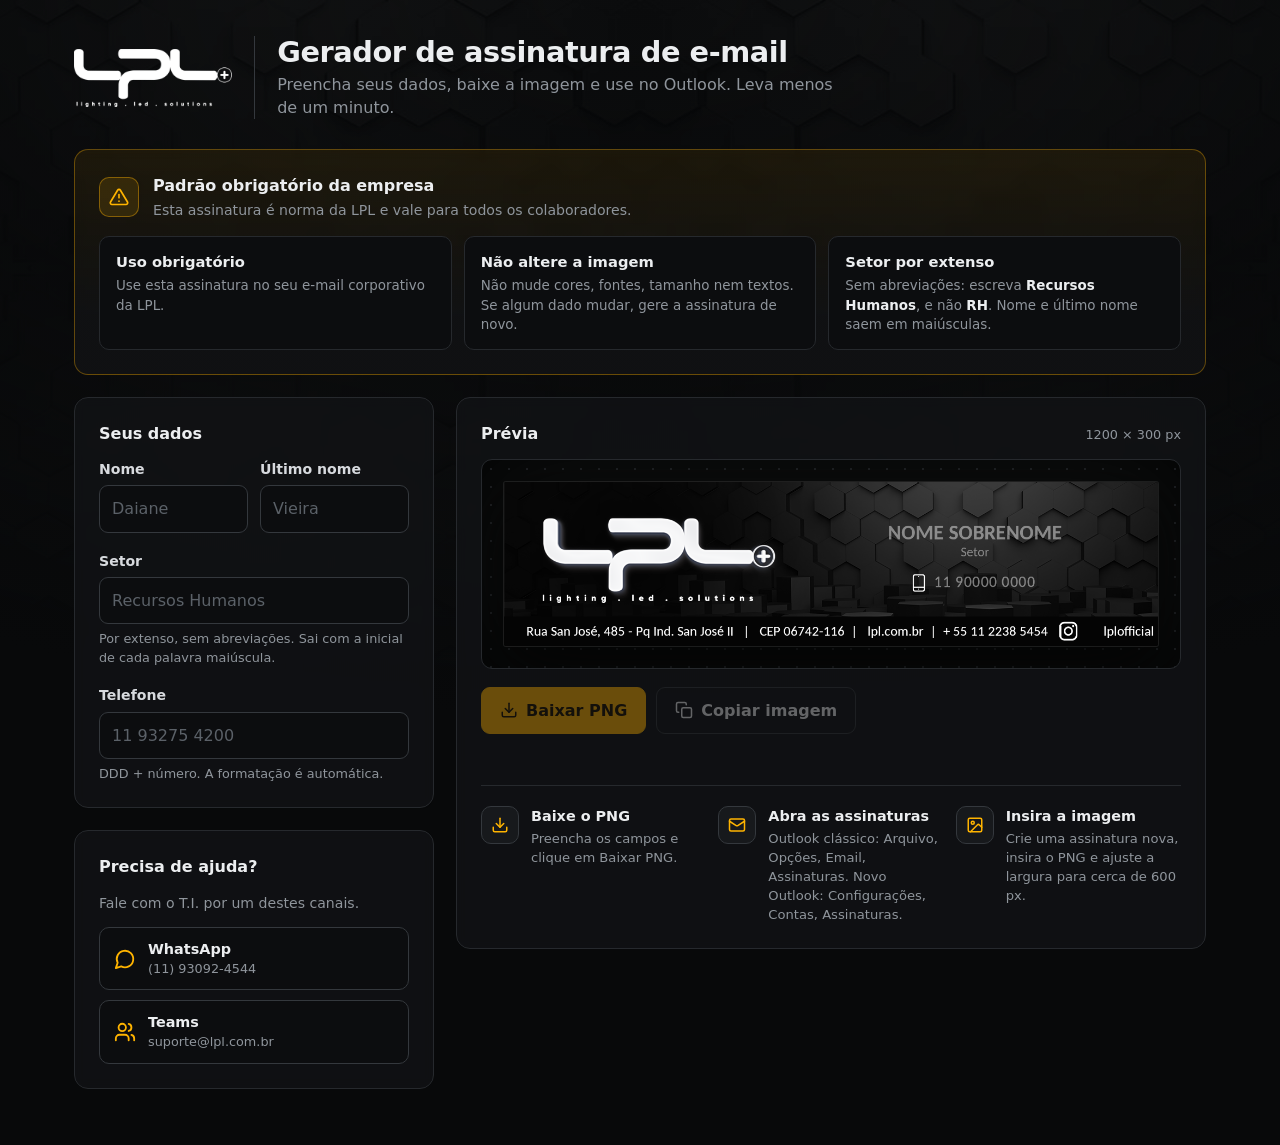
<file: index.html>
<!doctype html>
<html lang="pt-BR">
<head>
<meta charset="utf-8">
<meta name="viewport" content="width=device-width, initial-scale=1">
<meta name="color-scheme" content="dark">
<meta name="theme-color" content="#08090a">
<title>Gerador de assinatura LPL</title>
<style>
  /* Reserva da Calibri (mesmas medidas): só entra se o computador não tiver a Calibri */
  @font-face { font-family: "CarlitoEmb"; font-weight: 400; font-display: block;
    src: url([data-uri]) format("woff"); }
  @font-face { font-family: "CarlitoEmb"; font-weight: 700; font-display: block;
    src: url([data-uri]) format("woff"); }

  :root {
    --bg: #08090a;
    --panel: rgba(17, 18, 20, .9);
    --panel-2: #0c0d0f;
    --line: #26292d;
    --line-2: #34383d;
    --ink: #eceef0;
    --muted: #8f959c;
    --accent: #ffb400;
    --accent-ink: #1b1300;
    --danger: #ff8a80;
    --ui: "Segoe UI Variable Text", "Segoe UI", system-ui, -apple-system, Roboto, "Helvetica Neue", Arial, sans-serif;
  }
  * { box-sizing: border-box; }
  html { -webkit-text-size-adjust: 100%; background: var(--bg); }
  body {
    margin: 0;
    min-height: 100vh;
    background: var(--bg);
    color: var(--ink);
    font-family: var(--ui);
    line-height: 1.45;
  }
  /* Textura hexagonal do slide, bem discreta */
  body::before {
    content: ""; position: fixed; inset: 0; z-index: 0; pointer-events: none;
    background: url([data-uri]) center top / 1500px auto repeat;
    opacity: .2;
  }
  body::after {
    content: ""; position: fixed; inset: 0; z-index: 0; pointer-events: none;
    background: radial-gradient(110% 80% at 50% 0%, rgba(8,9,10,0) 0%, rgba(8,9,10,.6) 60%, var(--bg) 100%);
  }
  .wrap { position: relative; z-index: 1; max-width: 1180px; margin: 0 auto; padding: 36px 24px 56px; }

  header.top { display: flex; align-items: center; gap: 22px; margin-bottom: 30px; }
  header.top img { height: 58px; width: auto; flex: none; }
  header.top .sep { width: 1px; align-self: stretch; background: var(--line-2); }
  h1 { margin: 0 0 4px; font-size: clamp(1.35rem, 2.4vw, 1.8rem); letter-spacing: -0.015em; line-height: 1.15; font-weight: 650; }
  header.top p { margin: 0; color: var(--muted); max-width: 56ch; }
  @media (max-width: 620px) { header.top { flex-wrap: wrap; gap: 14px; } header.top .sep { display: none; } header.top img { height: 46px; } }

  .grid { display: grid; grid-template-columns: minmax(280px, 360px) minmax(0, 1fr); gap: 22px; align-items: start; }
  @media (max-width: 900px) { .grid { grid-template-columns: 1fr; } }
  .col { display: grid; gap: 22px; }

  .panel {
    background: var(--panel);
    border: 1px solid var(--line);
    border-radius: 14px;
    padding: 24px;
    backdrop-filter: blur(6px);
  }
  .panel h2 { margin: 0 0 14px; font-size: 1rem; font-weight: 650; }

  .field { margin-bottom: 18px; }
  .row { display: grid; grid-template-columns: 1fr 1fr; gap: 12px; }
  label { display: block; font-weight: 600; font-size: .88rem; margin-bottom: 6px; color: #d7dade; }
  input[type="text"], input[type="tel"] {
    width: 100%; font: inherit; color: var(--ink);
    background: var(--panel-2);
    border: 1.5px solid var(--line-2);
    border-radius: 9px; padding: 11px 12px;
    transition: border-color .12s, box-shadow .12s;
  }
  input::placeholder { color: #5b6168; }
  input:hover { border-color: #4a4f56; }
  input:focus { outline: none; border-color: var(--accent); box-shadow: 0 0 0 3px rgba(255,180,0,.22); }
  button:focus-visible, a.contact:focus-visible { outline: 3px solid var(--accent); outline-offset: 2px; }
  .hint { margin: 6px 0 0; font-size: .8rem; color: var(--muted); }
  .hint.err { color: var(--danger); }

  .preview-head { display: flex; justify-content: space-between; align-items: baseline; gap: 12px; margin-bottom: 14px; flex-wrap: wrap; }
  .preview-head h2 { margin: 0; }
  .preview-head span { font-size: .8rem; color: var(--muted); }
  .stage {
    background-color: #060707;
    background-image: radial-gradient(#1b1d20 1px, transparent 1.2px);
    background-size: 18px 18px;
    border: 1px solid var(--line);
    border-radius: 11px;
    padding: 22px;
    overflow: hidden;
  }
  canvas {
    display: block; width: 100%; height: auto;
    border-radius: 2px;
    box-shadow: 0 0 0 1px rgba(255,255,255,.09), 0 22px 60px rgba(0,0,0,.75), 0 0 90px rgba(255,255,255,.05);
  }
  .actions { display: flex; gap: 10px; flex-wrap: wrap; margin-top: 18px; }
  button {
    font: inherit; font-weight: 650; border-radius: 9px; padding: 11px 18px; cursor: pointer;
    display: inline-flex; align-items: center; gap: 8px;
  }
  .primary { background: var(--accent); color: var(--accent-ink); border: 1.5px solid var(--accent); }
  .primary:hover:not(:disabled) { background: #ffc533; border-color: #ffc533; }
  .ghost { background: transparent; color: var(--ink); border: 1.5px solid var(--line-2); }
  .ghost:hover:not(:disabled) { background: #1a1c1f; border-color: #4a4f56; }
  button:disabled { opacity: .38; cursor: not-allowed; }
  button svg, .step svg, a.contact svg { width: 18px; height: 18px; flex: none; fill: none; stroke: currentColor; stroke-width: 2; stroke-linecap: round; stroke-linejoin: round; }
  #status { margin: 12px 0 0; min-height: 1.4em; font-size: .86rem; color: var(--muted); }

  .steps { display: grid; grid-template-columns: repeat(3, minmax(0, 1fr)); gap: 12px; margin-top: 20px; padding-top: 20px; border-top: 1px solid var(--line); }
  @media (max-width: 700px) { .steps { grid-template-columns: 1fr; } }
  .step { display: flex; gap: 12px; align-items: flex-start; }
  .step .ico {
    width: 38px; height: 38px; flex: none; border-radius: 10px;
    display: grid; place-items: center;
    background: #17191c; border: 1px solid var(--line-2); color: var(--accent);
  }
  .step h3 { margin: 0 0 2px; font-size: .9rem; font-weight: 650; }
  .step p { margin: 0; font-size: .82rem; color: var(--muted); }

  .rules { margin-bottom: 22px; border-color: rgba(255,180,0,.34); background: linear-gradient(180deg, rgba(255,180,0,.08), rgba(17,18,20,.92) 75%); }
  .rules-head { display: flex; gap: 14px; align-items: center; margin-bottom: 16px; }
  .rules-head .ico { width: 40px; height: 40px; flex: none; border-radius: 10px; display: grid; place-items: center; background: rgba(255,180,0,.12); border: 1px solid rgba(255,180,0,.4); color: var(--accent); }
  .rules-head .ico svg { width: 20px; height: 20px; fill: none; stroke: currentColor; stroke-width: 2; stroke-linecap: round; stroke-linejoin: round; }
  .rules-head h2 { margin: 0 0 2px; }
  .rules-head p { margin: 0; color: var(--muted); font-size: .88rem; }
  .rules-list { display: grid; grid-template-columns: repeat(3, minmax(0, 1fr)); gap: 12px; }
  @media (max-width: 820px) { .rules-list { grid-template-columns: 1fr; } }
  .rule { background: var(--panel-2); border: 1px solid var(--line); border-radius: 10px; padding: 14px 16px; }
  .rule h3 { margin: 0 0 4px; font-size: .92rem; font-weight: 650; }
  .rule p { margin: 0; font-size: .84rem; color: var(--muted); }
  .rule p b { color: var(--ink); font-weight: 600; }

  .help p { margin: 0 0 14px; color: var(--muted); font-size: .88rem; }
  .contacts { display: grid; gap: 10px; }
  a.contact {
    display: flex; align-items: center; gap: 12px; text-decoration: none; color: var(--ink);
    background: var(--panel-2); border: 1px solid var(--line-2); border-radius: 10px; padding: 11px 14px;
    transition: border-color .12s, background .12s;
  }
  a.contact:hover { background: #17191c; border-color: #4a4f56; }
  a.contact svg { color: var(--accent); width: 22px; height: 22px; }
  a.contact b { display: block; font-size: .9rem; }
  a.contact span { display: block; font-size: .8rem; color: var(--muted); overflow-wrap: anywhere; }

  [hidden] { display: none !important; }
  @media (prefers-reduced-motion: reduce) { * { transition: none !important; } }
</style>
</head>
<body>
<div class="wrap">
  <header class="top">
    <img src="[data-uri]" alt="LPL lighting led solutions">
    <div class="sep" aria-hidden="true"></div>
    <div>
      <h1>Gerador de assinatura de e-mail</h1>
      <p>Preencha seus dados, baixe a imagem e use no Outlook. Leva menos de um minuto.</p>
    </div>
  </header>

  <section class="panel rules" aria-labelledby="rulesTitle">
    <div class="rules-head">
      <div class="ico"><svg viewBox="0 0 24 24" aria-hidden="true"><path d="M10.29 3.86 1.82 18a2 2 0 0 0 1.71 3h16.94a2 2 0 0 0 1.71-3L13.71 3.86a2 2 0 0 0-3.42 0Z"/><line x1="12" y1="9" x2="12" y2="13"/><line x1="12" y1="17" x2="12.01" y2="17"/></svg></div>
      <div>
        <h2 id="rulesTitle">Padrão obrigatório da empresa</h2>
        <p>Esta assinatura é norma da LPL e vale para todos os colaboradores.</p>
      </div>
    </div>
    <div class="rules-list">
      <div class="rule"><h3>Uso obrigatório</h3><p>Use esta assinatura no seu e-mail corporativo da LPL.</p></div>
      <div class="rule"><h3>Não altere a imagem</h3><p>Não mude cores, fontes, tamanho nem textos. Se algum dado mudar, gere a assinatura de novo.</p></div>
      <div class="rule"><h3>Setor por extenso</h3><p>Sem abreviações: escreva <b>Recursos Humanos</b>, e não <b>RH</b>. Nome e último nome saem em maiúsculas.</p></div>
    </div>
  </section>

  <div class="grid">
    <div class="col">
      <section class="panel" aria-label="Seus dados">
        <h2>Seus dados</h2>
        <form id="form" autocomplete="off" novalidate>
          <div class="row field">
            <div>
              <label for="nome">Nome</label>
              <input id="nome" type="text" maxlength="30" autocapitalize="words" placeholder="Daiane">
            </div>
            <div>
              <label for="sobrenome">Último nome</label>
              <input id="sobrenome" type="text" maxlength="30" autocapitalize="words" placeholder="Vieira">
            </div>
          </div>
          <div class="field">
            <label for="setor">Setor</label>
            <input id="setor" type="text" maxlength="45" autocapitalize="sentences" placeholder="Recursos Humanos" aria-describedby="setorHint">
            <p class="hint" id="setorHint">Por extenso, sem abreviações. Sai com a inicial de cada palavra maiúscula.</p>
          </div>
          <div class="field" style="margin-bottom:0">
            <label for="telefone">Telefone</label>
            <input id="telefone" type="tel" inputmode="numeric" maxlength="14" placeholder="11 93275 4200" aria-describedby="telHint">
            <p class="hint" id="telHint">DDD + número. A formatação é automática.</p>
          </div>
        </form>
      </section>

      <section class="panel help" aria-label="Ajuda">
        <h2>Precisa de ajuda?</h2>
        <p>Fale com o T.I. por um destes canais.</p>
        <div class="contacts">
          <a class="contact" href="https://wa.me/5511930924544" target="_blank" rel="noopener">
            <svg viewBox="0 0 24 24" aria-hidden="true"><path d="M7.9 20A9 9 0 1 0 4 16.1L2 22Z"/></svg>
            <div><b>WhatsApp</b><span>(11) 93092-4544</span></div>
          </a>
          <a class="contact" href="https://teams.microsoft.com/l/chat/0/0?users=suporte@lpl.com.br" target="_blank" rel="noopener">
            <svg viewBox="0 0 24 24" aria-hidden="true"><path d="M16 21v-2a4 4 0 0 0-4-4H6a4 4 0 0 0-4 4v2"/><circle cx="9" cy="7" r="4"/><path d="M22 21v-2a4 4 0 0 0-3-3.87"/><path d="M16 3.13a4 4 0 0 1 0 7.75"/></svg>
            <div><b>Teams</b><span>suporte@lpl.com.br</span></div>
          </a>
        </div>
      </section>
    </div>

    <section class="panel" aria-label="Prévia">
      <div class="preview-head">
        <h2>Prévia</h2>
        <span>1200 × 300 px</span>
      </div>
      <div class="stage">
        <canvas id="cv" width="1200" height="300" role="img" aria-label="Prévia da assinatura"></canvas>
      </div>
      <div class="actions">
        <button class="primary" id="btnDownload" type="button">
          <svg viewBox="0 0 24 24" aria-hidden="true"><path d="M21 15v4a2 2 0 0 1-2 2H5a2 2 0 0 1-2-2v-4"/><polyline points="7 10 12 15 17 10"/><line x1="12" y1="15" x2="12" y2="3"/></svg>
          Baixar PNG
        </button>
        <button class="ghost" id="btnCopy" type="button">
          <svg viewBox="0 0 24 24" aria-hidden="true"><rect x="9" y="9" width="13" height="13" rx="2"/><path d="M5 15H4a2 2 0 0 1-2-2V4a2 2 0 0 1 2-2h9a2 2 0 0 1 2 2v1"/></svg>
          Copiar imagem
        </button>
      </div>
      <p id="status" aria-live="polite"></p>

      <div class="steps" aria-label="Como usar no Outlook">
        <div class="step">
          <div class="ico"><svg viewBox="0 0 24 24" aria-hidden="true"><path d="M21 15v4a2 2 0 0 1-2 2H5a2 2 0 0 1-2-2v-4"/><polyline points="7 10 12 15 17 10"/><line x1="12" y1="15" x2="12" y2="3"/></svg></div>
          <div><h3>Baixe o PNG</h3><p>Preencha os campos e clique em Baixar PNG.</p></div>
        </div>
        <div class="step">
          <div class="ico"><svg viewBox="0 0 24 24" aria-hidden="true"><rect x="2" y="4" width="20" height="16" rx="2"/><path d="m22 7-8.97 5.7a1.94 1.94 0 0 1-2.06 0L2 7"/></svg></div>
          <div><h3>Abra as assinaturas</h3><p>Outlook clássico: Arquivo, Opções, Email, Assinaturas. Novo Outlook: Configurações, Contas, Assinaturas.</p></div>
        </div>
        <div class="step">
          <div class="ico"><svg viewBox="0 0 24 24" aria-hidden="true"><rect x="3" y="3" width="18" height="18" rx="2"/><circle cx="9" cy="9" r="2"/><path d="m21 15-3.086-3.086a2 2 0 0 0-2.828 0L6 21"/></svg></div>
          <div><h3>Insira a imagem</h3><p>Crie uma assinatura nova, insira o PNG e ajuste a largura para cerca de 600 px.</p></div>
        </div>
      </div>
    </section>
  </div>
</div>

<script>
(function () {
  "use strict";

  // ---- Imagens embutidas ------------------------------------------------------
  var BG_SRC = "[data-uri]";
  var PHONE_SVG = '<svg viewBox="0 0 11.57 16.53" xmlns="http://www.w3.org/2000/svg"><path fill="#fff" d="M2.45 16.53 9.12 16.53C10.47 16.53 11.57 15.43 11.57 14.08L11.57 2.45C11.57 1.1 10.47 0 9.12 0L2.45 0C1.1 0 0 1.1 0 2.45L0 14.08C0 15.43 1.1 16.53 2.45 16.53ZM9.12 15.4 2.45 15.4C1.72 15.4 1.13 14.81 1.13 14.08L1.13 4.76C1.13 4.76 10.44 4.76 10.44 4.76L10.44 14.08C10.44 14.81 9.85 15.4 9.12 15.4ZM2.45 1.13 9.12 1.13C9.85 1.13 10.44 1.72 10.44 2.45L10.44 3.63 1.13 3.63 1.13 2.45C1.13 1.72 1.72 1.13 2.45 1.13Z"/><path fill="#fff" d="M5.94 13.78C5.69 13.78 5.49 13.98 5.49 14.23 5.49 14.48 5.69 14.68 5.94 14.68 6.19 14.68 6.39 14.48 6.39 14.23 6.39 13.98 6.19 13.78 5.94 13.78Z"/><path fill="#fff" d="M5.94 2.93C6.19 2.93 6.39 2.73 6.39 2.48 6.39 2.23 6.19 2.03 5.94 2.03 5.69 2.03 5.49 2.23 5.49 2.48 5.49 2.73 5.69 2.93 5.94 2.93Z"/></svg>';
  var INSTA_SVG = '<svg viewBox="0 0 35.38 35.38" xmlns="http://www.w3.org/2000/svg"><path fill="#fff" d="M27.06 6.32C25.91 6.32 24.99 7.25 24.99 8.39 24.99 9.53 25.92 10.46 27.06 10.46 28.2 10.46 29.13 9.53 29.13 8.39 29.13 7.25 28.2 6.32 27.06 6.32Z"/><path fill="#fff" d="M17.84 8.98C13.04 8.98 9.13 12.89 9.13 17.69 9.13 22.49 13.04 26.4 17.84 26.4 22.64 26.4 26.55 22.49 26.55 17.69 26.55 12.89 22.64 8.98 17.84 8.98ZM17.84 23.27C14.76 23.27 12.26 20.77 12.26 17.69 12.26 14.61 14.76 12.11 17.84 12.11 20.92 12.11 23.42 14.61 23.42 17.69 23.42 20.77 20.92 23.27 17.84 23.27Z"/><path fill="#fff" d="M24.75 35.38 10.63 35.38C4.77 35.38 0 30.61 0 24.75L0 10.63C0 4.77 4.77 0 10.63 0L24.76 0C30.62 0 35.39 4.77 35.39 10.63L35.39 24.76C35.39 30.62 30.62 35.39 24.76 35.39ZM10.63 3.33C6.61 3.33 3.33 6.6 3.33 10.63L3.33 24.76C3.33 28.78 6.6 32.06 10.63 32.06L24.76 32.06C28.78 32.06 32.06 28.79 32.06 24.76L32.06 10.63C32.06 6.61 28.79 3.33 24.76 3.33L10.63 3.33Z"/></svg>';

  function svgImage(svg) {
    var img = new Image();
    img.src = "data:image/svg+xml;charset=utf-8," + encodeURIComponent(svg);
    return img;
  }
  function loaded(img) {
    return new Promise(function (res) {
      if (img.complete && img.naturalWidth) return res(img);
      img.onload = function () { res(img); };
      img.onerror = function () { res(img); };
    });
  }
  var bg = new Image(); bg.src = BG_SRC;
  var phoneIcon = svgImage(PHONE_SVG);
  var instaIcon = svgImage(INSTA_SVG);

  // ---- Medidas do slide original (EMU -> px) ------------------------------------
  var W = 1200, H = 300, SLIDE_W = 6477000;
  function E(emu) { return emu * W / SLIDE_W; }
  var PT = E(12700); // 1 pt em px

  var FOOTER = "Rua San José, 485 - Pq Ind. San José II   |   CEP 06742-116  |   lpl.com.br  |  + 55 11 2238 5454   |            lplofficial";

  // Calibri (a fonte da assinatura atual). Se o computador não tiver, entra a Carlito embutida, de mesma medida.
  var CAL = '"Calibri", "CarlitoEmb", Carlito, Arial, sans-serif';
  var FONT_BOLD = '700 {s}px ' + CAL;
  var FONT_REG = '400 {s}px ' + CAL;
  var FONT_FOOT = '400 {s}px "Calibri Light", "Calibri", "CarlitoEmb", Carlito, Arial, sans-serif';
  function F(tpl, px) { return tpl.replace("{s}", px.toFixed(2)); }

  // ---- Desenho de texto -----------------------------------------------------------
  // O PowerPoint desenha o texto um pouco mais grosso que o canvas; um contorno fino compensa.
  function paint(ctx, text, x, y, lw) {
    ctx.fillText(text, x, y);
    if (lw > 0) { ctx.lineWidth = lw; ctx.lineJoin = "round"; ctx.strokeStyle = "#fff"; ctx.strokeText(text, x, y); }
  }
  function drawSpaced(ctx, text, x, y, spacing, lw) {
    for (var i = 0; i < text.length; i++) {
      paint(ctx, text[i], x, y, lw);
      x += ctx.measureText(text[i]).width + spacing;
    }
  }
  function fitFont(ctx, tpl, basePx, text, maxW) {
    var px = basePx;
    ctx.font = F(tpl, px);
    var w = ctx.measureText(text).width;
    if (w > maxW) { px = basePx * maxW / w; ctx.font = F(tpl, px); }
    return px;
  }

  // ---- Dados ----------------------------------------------------------------------------
  var el = {
    nome: document.getElementById("nome"),
    sobrenome: document.getElementById("sobrenome"),
    setor: document.getElementById("setor"),
    tel: document.getElementById("telefone"),
    hint: document.getElementById("telHint"),
    setorHint: document.getElementById("setorHint"),
    status: document.getElementById("status"),
    cv: document.getElementById("cv"),
    dl: document.getElementById("btnDownload"),
    cp: document.getElementById("btnCopy")
  };

  function formatPhone(raw) {
    var d = raw.replace(/\D/g, "").slice(0, 11);
    if (d.length <= 2) return d;
    if (d.length <= 6) return d.slice(0, 2) + " " + d.slice(2);
    if (d.length <= 10) return d.slice(0, 2) + " " + d.slice(2, 6) + " " + d.slice(6);
    return d.slice(0, 2) + " " + d.slice(2, 7) + " " + d.slice(7);
  }
  function clean(s) { return s.replace(/\s+/g, " ").trim(); }

  // Abreviações comuns que não podem aparecer no setor (a regra é escrever por extenso).
  var ABREV = ("ti rh dp pcp sst cpd pd tec tecn ger gte dir diret coord coorden adm admin aux assist asst ass " +
               "analist sup superv supervis eng engen resp dpto depto dep dept depart secret vend repres jr sr pl " +
               "mkt mktg estag manut prod fin compr qualid func").split(" ");
  function semAcento(s) { return s.normalize("NFD").replace(/[\u0300-\u036f]/g, "").toLowerCase(); }
  function findAbrev(texto) {
    var achadas = [];
    texto.split(/[\s\/\-]+/).forEach(function (tok) {
      if (!tok) return;
      var n = semAcento(tok).replace(/\./g, "");
      var abrev = /\./.test(tok) || ABREV.indexOf(n) !== -1 || (/^[a-z]$/.test(n) && "aeo".indexOf(n) === -1);
      if (abrev && achadas.indexOf(tok) === -1) achadas.push(tok);
    });
    return achadas;
  }

  // Inicial maiúscula em cada palavra; ligações (de, da, e...) ficam em minúscula.
  var LIGACOES = ("a o as os de da do das dos e em no na nos nas ao aos para por com um uma").split(" ");
  function titulo(s) {
    return s.toLocaleLowerCase("pt-BR").split(" ").map(function (w, i) {
      if (!w || (i > 0 && LIGACOES.indexOf(w) !== -1)) return w;
      return w.charAt(0).toLocaleUpperCase("pt-BR") + w.slice(1);
    }).join(" ");
  }

  function values() {
    var nome = clean(el.nome.value), sob = clean(el.sobrenome.value), setor = clean(el.setor.value);
    return {
      nome: nome, sobrenome: sob,
      full: clean(nome + " " + sob).toLocaleUpperCase("pt-BR"),
      setor: setor,
      setorFmt: titulo(setor),
      abrev: findAbrev(setor),
      tel: el.tel.value,
      digits: el.tel.value.replace(/\D/g, "")
    };
  }
  function isValid(v) {
    return v.nome && v.sobrenome && v.setor && !v.abrev.length && (v.digits.length === 10 || v.digits.length === 11);
  }

  // ---- Desenho da assinatura --------------------------------------------------------------
  var ctx = el.cv.getContext("2d");

  function render() {
    var v = values();
    var name  = v.full  || "NOME SOBRENOME";
    var setor = v.setorFmt || "Setor";
    var tel   = v.tel   || "11 90000 0000";

    ctx.clearRect(0, 0, W, H);
    ctx.drawImage(bg, 0, 0, W, H);
    ctx.textBaseline = "alphabetic";
    ctx.fillStyle = "#fff";

    // Linhas de base medidas na assinatura atual (escala 1200x300)
    var NAME_BASE = 105.4, SETOR_BASE = 136.0, TEL_BASE = 192.1;
    var LW_NAME = 0.1, LW_SETOR = 0, LW_TEL = 0.25, LW_FOOT = 0.2;

    // Nome e setor: centralizados na caixa do slide
    var cx = E(3343416 + 2635787 / 2);
    var maxW = E(2635787) + 90;
    ctx.globalAlpha = v.full ? 1 : 0.45;
    ctx.textAlign = "center";
    fitFont(ctx, FONT_BOLD, 16 * PT, name, maxW);
    paint(ctx, name, cx, NAME_BASE, LW_NAME);

    ctx.globalAlpha = v.setor ? 1 : 0.45;
    fitFont(ctx, FONT_REG, 10 * PT, setor, maxW);
    paint(ctx, setor, cx, SETOR_BASE, LW_SETOR);

    // Telefone
    ctx.globalAlpha = v.tel ? 1 : 0.45;
    ctx.textAlign = "left";
    ctx.font = F(FONT_REG, 12 * PT);
    drawSpaced(ctx, tel, E(4169668 + 91440), TEL_BASE, 0.65 * PT, LW_TEL);
    ctx.globalAlpha = 1;

    // Ícone do telefone (girado 180°, como no original)
    var ix = E(4046500), iy = E(909137), iw = E(123168), ih = E(174487);
    ctx.save();
    ctx.translate(ix + iw / 2, iy + ih / 2);
    ctx.rotate(Math.PI);
    ctx.drawImage(phoneIcon, -iw / 2, -ih / 2, iw, ih);
    ctx.restore();

    // Rodapé (igual para todos)
    ctx.textBaseline = "middle";
    ctx.font = F(FONT_FOOT, 10.5 * PT);
    paint(ctx, FOOTER, E(127669 + 91440), E(1357640 + 45720) + 6.4 * PT, LW_FOOT);
    ctx.drawImage(instaIcon, E(5497158), E(1378615), E(182251), E(186774));
  }

  function refresh() {
    render();
    var v = values(), ok = isValid(v);
    el.dl.disabled = !ok;
    el.cp.disabled = !ok;
    var bad = el.tel.value && v.digits.length < 10;
    el.hint.textContent = bad ? "Faltam dígitos: informe DDD + número." : "DDD + número. A formatação é automática.";
    el.hint.classList.toggle("err", !!bad);

    var temAbrev = v.abrev.length > 0;
    el.setorHint.textContent = temAbrev
      ? (v.abrev.length === 1 ? "Abreviação encontrada: " : "Abreviações encontradas: ") +
        v.abrev.map(function (a) { return "\u201C" + a + "\u201D"; }).join(", ") + ". Escreva o setor por extenso."
      : "Por extenso, sem abreviações. Sai com a inicial de cada palavra maiúscula.";
    el.setorHint.classList.toggle("err", temAbrev);
    el.setor.setAttribute("aria-invalid", temAbrev ? "true" : "false");

    var tocou = v.nome || v.sobrenome || v.setor || el.tel.value;
    el.status.textContent = temAbrev ? "Corrija o setor para baixar a assinatura."
      : (tocou && !ok ? "Preencha nome, último nome, setor e telefone completo para baixar." : "");
  }

  // Copiar imagem só funciona em páginas seguras (HTTPS); em http comum o botão sai e o download continua.
  if (!window.isSecureContext || !navigator.clipboard || !window.ClipboardItem) el.cp.hidden = true;

  // ---- Eventos ---------------------------------------------------------------------------------
  el.tel.addEventListener("input", function () { el.tel.value = formatPhone(el.tel.value); refresh(); });
  ["nome", "sobrenome", "setor"].forEach(function (k) { el[k].addEventListener("input", refresh); });

  function slug(s) {
    return s.normalize("NFD").replace(/[̀-ͯ]/g, "").toLowerCase().replace(/[^a-z0-9]+/g, "-").replace(/^-|-$/g, "");
  }
  function toBlob() { return new Promise(function (res) { el.cv.toBlob(res, "image/png"); }); }

  el.dl.addEventListener("click", function () {
    var v = values();
    if (!isValid(v)) return;
    toBlob().then(function (blob) {
      var a = document.createElement("a");
      a.href = URL.createObjectURL(blob);
      a.download = "assinatura-" + slug(v.nome + " " + v.sobrenome) + ".png";
      document.body.appendChild(a); a.click(); a.remove();
      setTimeout(function () { URL.revokeObjectURL(a.href); }, 2000);
      el.status.textContent = "Baixado: " + a.download;
    });
  });

  el.cp.addEventListener("click", function () {
    if (!isValid(values())) return;
    if (!(navigator.clipboard && window.ClipboardItem)) {
      el.status.textContent = "Este navegador não permite copiar a imagem. Use Baixar PNG.";
      return;
    }
    navigator.clipboard.write([new ClipboardItem({ "image/png": toBlob() })]).then(
      function () { el.status.textContent = "Imagem copiada. Cole no editor de assinatura do Outlook."; },
      function () { el.status.textContent = "Não foi possível copiar. Use Baixar PNG."; }
    );
  });

  // ---- Início: espera imagens e fontes antes do primeiro desenho --------------------------------
  var fontsReady = document.fonts && document.fonts.load
    ? Promise.all([document.fonts.load('400 20px "CarlitoEmb"'), document.fonts.load('700 20px "CarlitoEmb"')]).catch(function () {})
    : Promise.resolve();
  Promise.all([loaded(bg), loaded(phoneIcon), loaded(instaIcon), fontsReady]).then(refresh);
})();
</script>
</body>
</html>
</file>
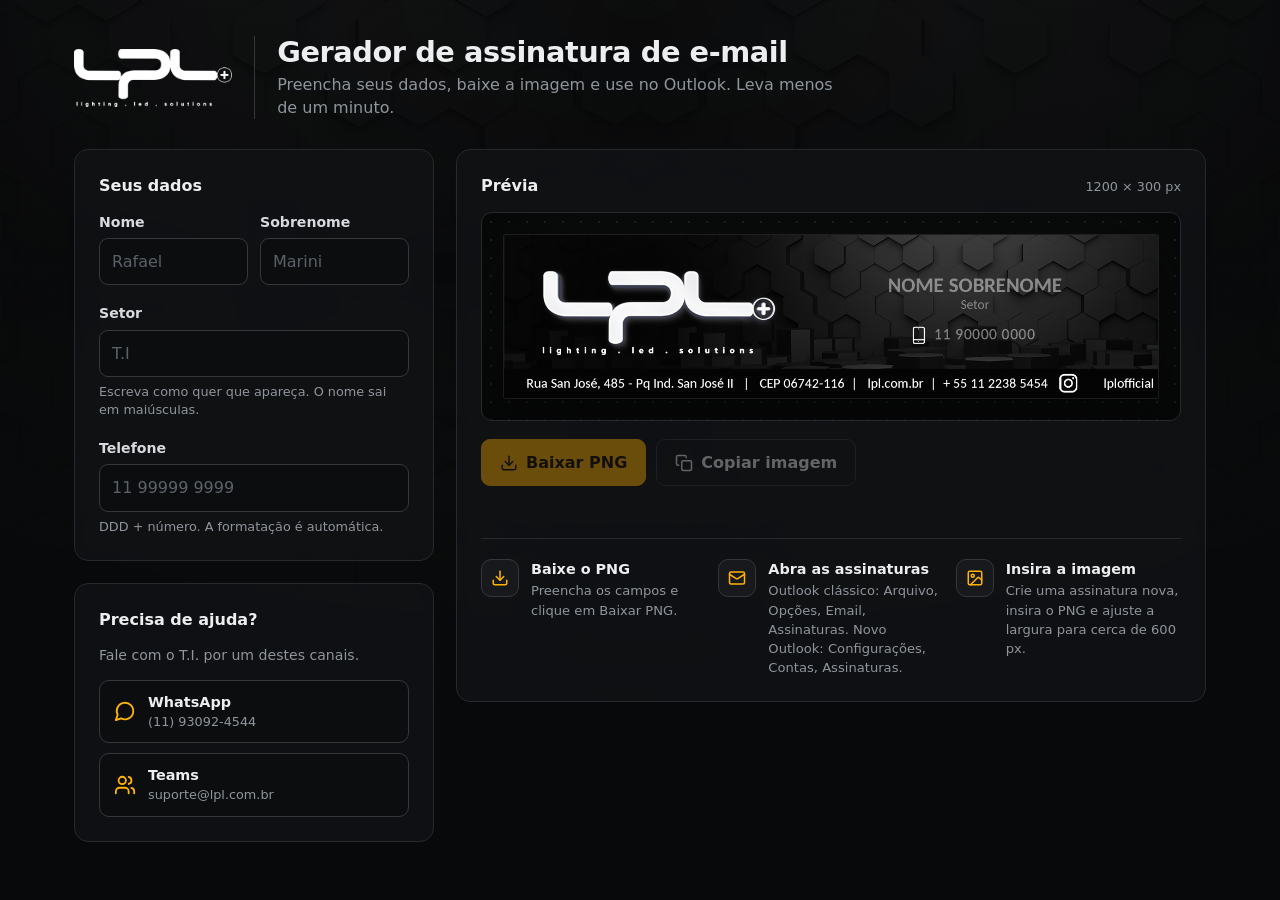
<file: gerador-assinatura-lpl.html>
<!doctype html>
<html lang="pt-BR">
<head>
<meta charset="utf-8">
<meta name="viewport" content="width=device-width, initial-scale=1">
<meta name="color-scheme" content="dark">
<meta name="theme-color" content="#08090a">
<title>Gerador de assinatura LPL</title>
<link rel="stylesheet" href="style.css">
</head>
<body>
<div class="wrap">
  <header class="top">
    <img src="[data-uri]" alt="LPL lighting led solutions">
    <div class="sep" aria-hidden="true"></div>
    <div>
      <h1>Gerador de assinatura de e-mail</h1>
      <p>Preencha seus dados, baixe a imagem e use no Outlook. Leva menos de um minuto.</p>
    </div>
  </header>

  <div class="grid">
    <div class="col">
      <section class="panel" aria-label="Seus dados">
        <h2>Seus dados</h2>
        <form id="form" autocomplete="off" novalidate>
          <div class="row field">
            <div>
              <label for="nome">Nome</label>
              <input id="nome" type="text" maxlength="30" autocapitalize="words" placeholder="Rafael">
            </div>
            <div>
              <label for="sobrenome">Sobrenome</label>
              <input id="sobrenome" type="text" maxlength="30" autocapitalize="words" placeholder="Marini">
            </div>
          </div>
          <div class="field">
            <label for="setor">Setor</label>
            <input id="setor" type="text" maxlength="45" autocapitalize="sentences" placeholder="T.I" aria-describedby="setorHint">
            <p class="hint" id="setorHint">Escreva como quer que apareça. O nome sai em maiúsculas.</p>
          </div>
          <div class="field" style="margin-bottom:0">
            <label for="telefone">Telefone</label>
            <input id="telefone" type="tel" inputmode="numeric" maxlength="14" placeholder="11 99999 9999" aria-describedby="telHint">
            <p class="hint" id="telHint">DDD + número. A formatação é automática.</p>
          </div>
        </form>
      </section>

      <section class="panel help" aria-label="Ajuda">
        <h2>Precisa de ajuda?</h2>
        <p>Fale com o T.I. por um destes canais.</p>
        <div class="contacts">
          <a class="contact" href="https://wa.me/5511930924544" target="_blank" rel="noopener">
            <svg viewBox="0 0 24 24" aria-hidden="true"><path d="M7.9 20A9 9 0 1 0 4 16.1L2 22Z"/></svg>
            <div><b>WhatsApp</b><span>(11) 93092-4544</span></div>
          </a>
          <a class="contact" href="https://teams.microsoft.com/l/chat/0/0?users=suporte@lpl.com.br" target="_blank" rel="noopener">
            <svg viewBox="0 0 24 24" aria-hidden="true"><path d="M16 21v-2a4 4 0 0 0-4-4H6a4 4 0 0 0-4 4v2"/><circle cx="9" cy="7" r="4"/><path d="M22 21v-2a4 4 0 0 0-3-3.87"/><path d="M16 3.13a4 4 0 0 1 0 7.75"/></svg>
            <div><b>Teams</b><span>suporte@lpl.com.br</span></div>
          </a>
        </div>
      </section>
    </div>

    <section class="panel" aria-label="Prévia">
      <div class="preview-head">
        <h2>Prévia</h2>
        <span>1200 × 300 px</span>
      </div>
      <div class="stage">
        <canvas id="cv" width="1200" height="300" role="img" aria-label="Prévia da assinatura"></canvas>
      </div>
      <div class="actions">
        <button class="primary" id="btnDownload" type="button">
          <svg viewBox="0 0 24 24" aria-hidden="true"><path d="M21 15v4a2 2 0 0 1-2 2H5a2 2 0 0 1-2-2v-4"/><polyline points="7 10 12 15 17 10"/><line x1="12" y1="15" x2="12" y2="3"/></svg>
          Baixar PNG
        </button>
        <button class="ghost" id="btnCopy" type="button">
          <svg viewBox="0 0 24 24" aria-hidden="true"><rect x="9" y="9" width="13" height="13" rx="2"/><path d="M5 15H4a2 2 0 0 1-2-2V4a2 2 0 0 1 2-2h9a2 2 0 0 1 2 2v1"/></svg>
          Copiar imagem
        </button>
      </div>
      <p id="status" aria-live="polite"></p>

      <div class="steps" aria-label="Como usar no Outlook">
        <div class="step">
          <div class="ico"><svg viewBox="0 0 24 24" aria-hidden="true"><path d="M21 15v4a2 2 0 0 1-2 2H5a2 2 0 0 1-2-2v-4"/><polyline points="7 10 12 15 17 10"/><line x1="12" y1="15" x2="12" y2="3"/></svg></div>
          <div><h3>Baixe o PNG</h3><p>Preencha os campos e clique em Baixar PNG.</p></div>
        </div>
        <div class="step">
          <div class="ico"><svg viewBox="0 0 24 24" aria-hidden="true"><rect x="2" y="4" width="20" height="16" rx="2"/><path d="m22 7-8.97 5.7a1.94 1.94 0 0 1-2.06 0L2 7"/></svg></div>
          <div><h3>Abra as assinaturas</h3><p>Outlook clássico: Arquivo, Opções, Email, Assinaturas. Novo Outlook: Configurações, Contas, Assinaturas.</p></div>
        </div>
        <div class="step">
          <div class="ico"><svg viewBox="0 0 24 24" aria-hidden="true"><rect x="3" y="3" width="18" height="18" rx="2"/><circle cx="9" cy="9" r="2"/><path d="m21 15-3.086-3.086a2 2 0 0 0-2.828 0L6 21"/></svg></div>
          <div><h3>Insira a imagem</h3><p>Crie uma assinatura nova, insira o PNG e ajuste a largura para cerca de 600 px.</p></div>
        </div>
      </div>
    </section>
  </div>
</div>
<script src="app.js"></script>
</body>
</html>
</file>
<file: style.css>
/* Reserva da Calibri (mesmas medidas): só entra se o computador não tiver a Calibri */
  @font-face { font-family: "CarlitoEmb"; font-weight: 400; font-display: block;
    src: url([data-uri]) format("woff"); }
  @font-face { font-family: "CarlitoEmb"; font-weight: 700; font-display: block;
    src: url([data-uri]) format("woff"); }

  :root {
    --bg: #08090a;
    --panel: rgba(17, 18, 20, .9);
    --panel-2: #0c0d0f;
    --line: #26292d;
    --line-2: #34383d;
    --ink: #eceef0;
    --muted: #8f959c;
    --accent: #ffb400;
    --accent-ink: #1b1300;
    --danger: #ff8a80;
    --ui: "Segoe UI Variable Text", "Segoe UI", system-ui, -apple-system, Roboto, "Helvetica Neue", Arial, sans-serif;
  }
  * { box-sizing: border-box; }
  html { -webkit-text-size-adjust: 100%; background: var(--bg); }
  body {
    margin: 0;
    min-height: 100vh;
    background: var(--bg);
    color: var(--ink);
    font-family: var(--ui);
    line-height: 1.45;
  }
  /* Textura hexagonal do slide, bem discreta */
  body::before {
    content: ""; position: fixed; inset: 0; z-index: 0; pointer-events: none;
    background: url([data-uri]) center top / 1500px auto repeat;
    opacity: .2;
  }
  body::after {
    content: ""; position: fixed; inset: 0; z-index: 0; pointer-events: none;
    background: radial-gradient(110% 80% at 50% 0%, rgba(8,9,10,0) 0%, rgba(8,9,10,.6) 60%, var(--bg) 100%);
  }
  .wrap { position: relative; z-index: 1; max-width: 1180px; margin: 0 auto; padding: 36px 24px 56px; }

  header.top { display: flex; align-items: center; gap: 22px; margin-bottom: 30px; }
  header.top img { height: 58px; width: auto; flex: none; }
  header.top .sep { width: 1px; align-self: stretch; background: var(--line-2); }
  h1 { margin: 0 0 4px; font-size: clamp(1.35rem, 2.4vw, 1.8rem); letter-spacing: -0.015em; line-height: 1.15; font-weight: 650; }
  header.top p { margin: 0; color: var(--muted); max-width: 56ch; }
  @media (max-width: 620px) { header.top { flex-wrap: wrap; gap: 14px; } header.top .sep { display: none; } header.top img { height: 46px; } }

  .grid { display: grid; grid-template-columns: minmax(280px, 360px) minmax(0, 1fr); gap: 22px; align-items: start; }
  @media (max-width: 900px) { .grid { grid-template-columns: 1fr; } }
  .col { display: grid; gap: 22px; }

  .panel {
    background: var(--panel);
    border: 1px solid var(--line);
    border-radius: 14px;
    padding: 24px;
    backdrop-filter: blur(6px);
  }
  .panel h2 { margin: 0 0 14px; font-size: 1rem; font-weight: 650; }

  .field { margin-bottom: 18px; }
  .row { display: grid; grid-template-columns: 1fr 1fr; gap: 12px; }
  label { display: block; font-weight: 600; font-size: .88rem; margin-bottom: 6px; color: #d7dade; }
  input[type="text"], input[type="tel"] {
    width: 100%; font: inherit; color: var(--ink);
    background: var(--panel-2);
    border: 1.5px solid var(--line-2);
    border-radius: 9px; padding: 11px 12px;
    transition: border-color .12s, box-shadow .12s;
  }
  input::placeholder { color: #5b6168; }
  input:hover { border-color: #4a4f56; }
  input:focus { outline: none; border-color: var(--accent); box-shadow: 0 0 0 3px rgba(255,180,0,.22); }
  button:focus-visible, a.contact:focus-visible { outline: 3px solid var(--accent); outline-offset: 2px; }
  .hint { margin: 6px 0 0; font-size: .8rem; color: var(--muted); }
  .hint.err { color: var(--danger); }

  .preview-head { display: flex; justify-content: space-between; align-items: baseline; gap: 12px; margin-bottom: 14px; flex-wrap: wrap; }
  .preview-head h2 { margin: 0; }
  .preview-head span { font-size: .8rem; color: var(--muted); }
  .stage {
    background-color: #060707;
    background-image: radial-gradient(#1b1d20 1px, transparent 1.2px);
    background-size: 18px 18px;
    border: 1px solid var(--line);
    border-radius: 11px;
    padding: 22px;
    overflow: hidden;
  }
  canvas {
    display: block; width: 100%; height: auto;
    border-radius: 2px;
    box-shadow: 0 0 0 1px rgba(255,255,255,.09), 0 22px 60px rgba(0,0,0,.75), 0 0 90px rgba(255,255,255,.05);
  }
  .actions { display: flex; gap: 10px; flex-wrap: wrap; margin-top: 18px; }
  button {
    font: inherit; font-weight: 650; border-radius: 9px; padding: 11px 18px; cursor: pointer;
    display: inline-flex; align-items: center; gap: 8px;
  }
  .primary { background: var(--accent); color: var(--accent-ink); border: 1.5px solid var(--accent); }
  .primary:hover:not(:disabled) { background: #ffc533; border-color: #ffc533; }
  .ghost { background: transparent; color: var(--ink); border: 1.5px solid var(--line-2); }
  .ghost:hover:not(:disabled) { background: #1a1c1f; border-color: #4a4f56; }
  button:disabled { opacity: .38; cursor: not-allowed; }
  button svg, .step svg, a.contact svg { width: 18px; height: 18px; flex: none; fill: none; stroke: currentColor; stroke-width: 2; stroke-linecap: round; stroke-linejoin: round; }
  #status { margin: 12px 0 0; min-height: 1.4em; font-size: .86rem; color: var(--muted); }

  .steps { display: grid; grid-template-columns: repeat(3, minmax(0, 1fr)); gap: 12px; margin-top: 20px; padding-top: 20px; border-top: 1px solid var(--line); }
  @media (max-width: 700px) { .steps { grid-template-columns: 1fr; } }
  .step { display: flex; gap: 12px; align-items: flex-start; }
  .step .ico {
    width: 38px; height: 38px; flex: none; border-radius: 10px;
    display: grid; place-items: center;
    background: #17191c; border: 1px solid var(--line-2); color: var(--accent);
  }
  .step h3 { margin: 0 0 2px; font-size: .9rem; font-weight: 650; }
  .step p { margin: 0; font-size: .82rem; color: var(--muted); }

  .help p { margin: 0 0 14px; color: var(--muted); font-size: .88rem; }
  .contacts { display: grid; gap: 10px; }
  a.contact {
    display: flex; align-items: center; gap: 12px; text-decoration: none; color: var(--ink);
    background: var(--panel-2); border: 1px solid var(--line-2); border-radius: 10px; padding: 11px 14px;
    transition: border-color .12s, background .12s;
  }
  a.contact:hover { background: #17191c; border-color: #4a4f56; }
  a.contact svg { color: var(--accent); width: 22px; height: 22px; }
  a.contact b { display: block; font-size: .9rem; }
  a.contact span { display: block; font-size: .8rem; color: var(--muted); overflow-wrap: anywhere; }

  @media (prefers-reduced-motion: reduce) { * { transition: none !important; } }
</file>
